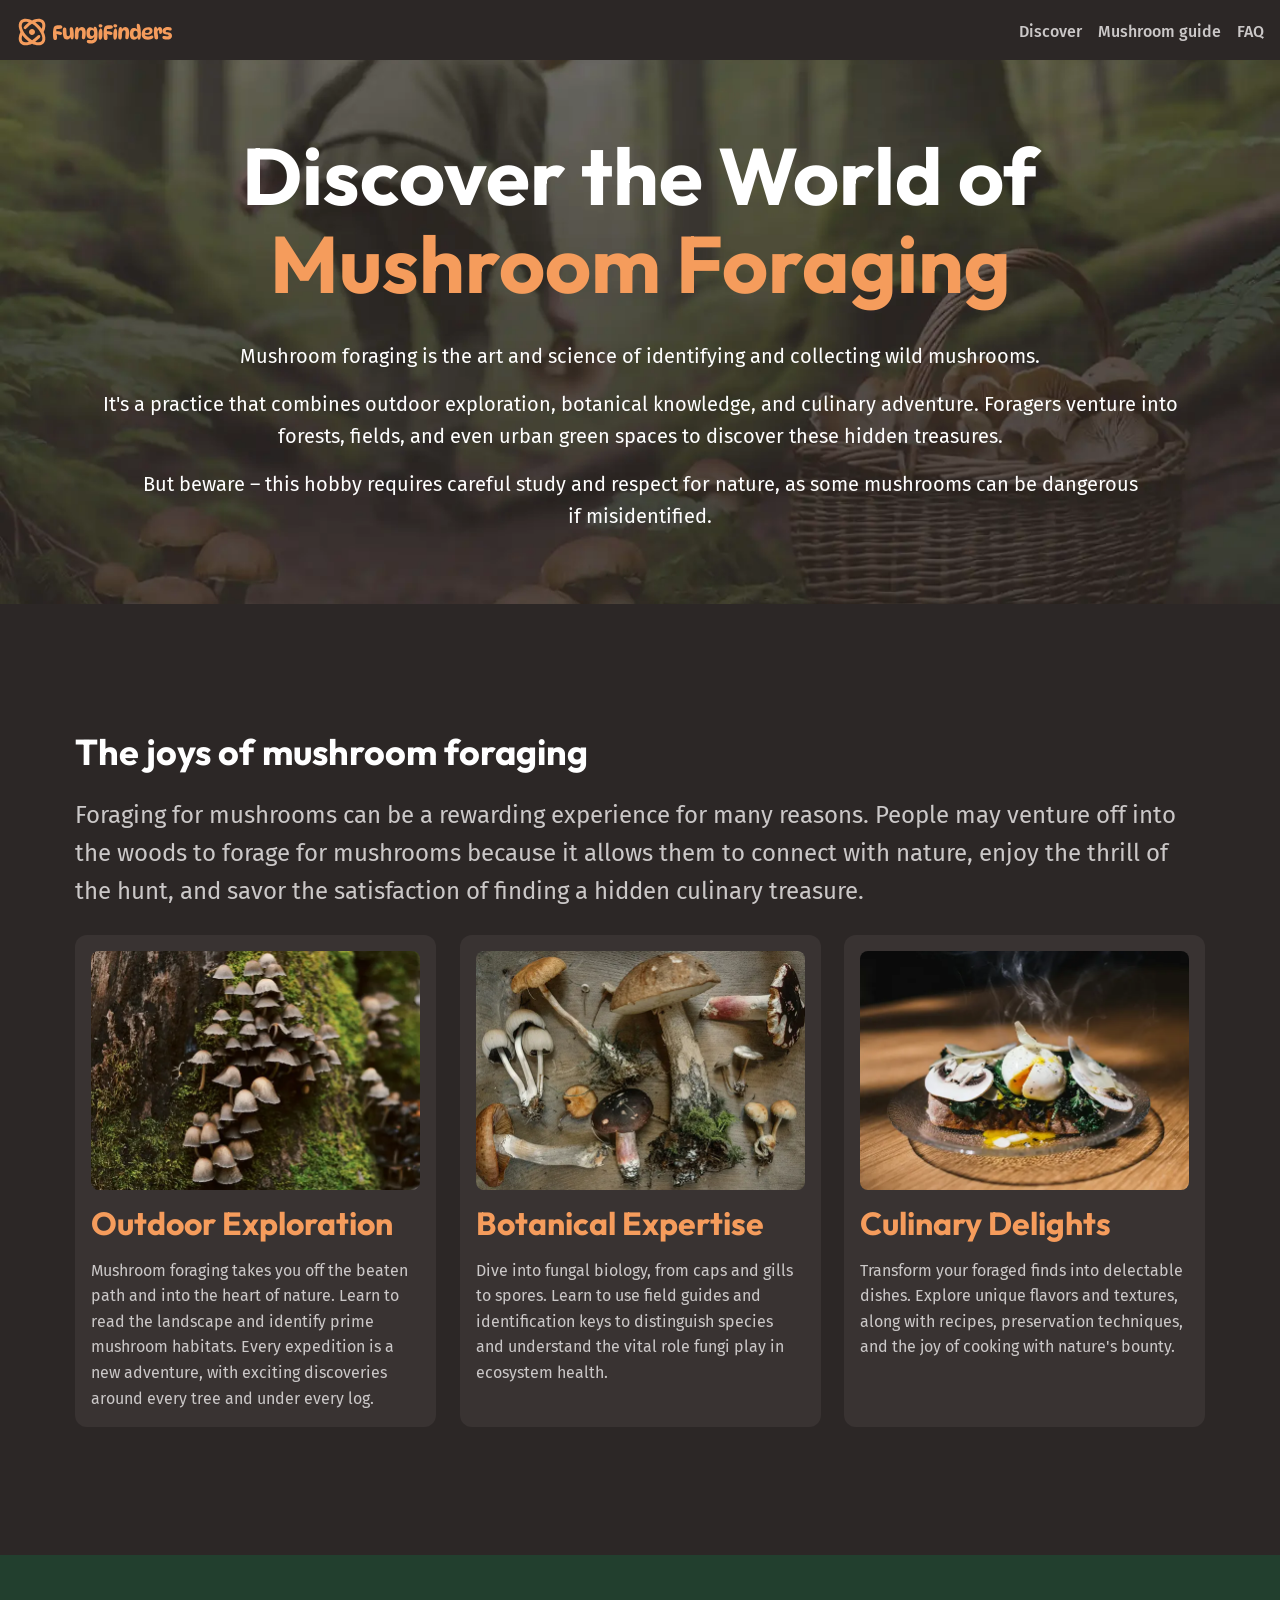
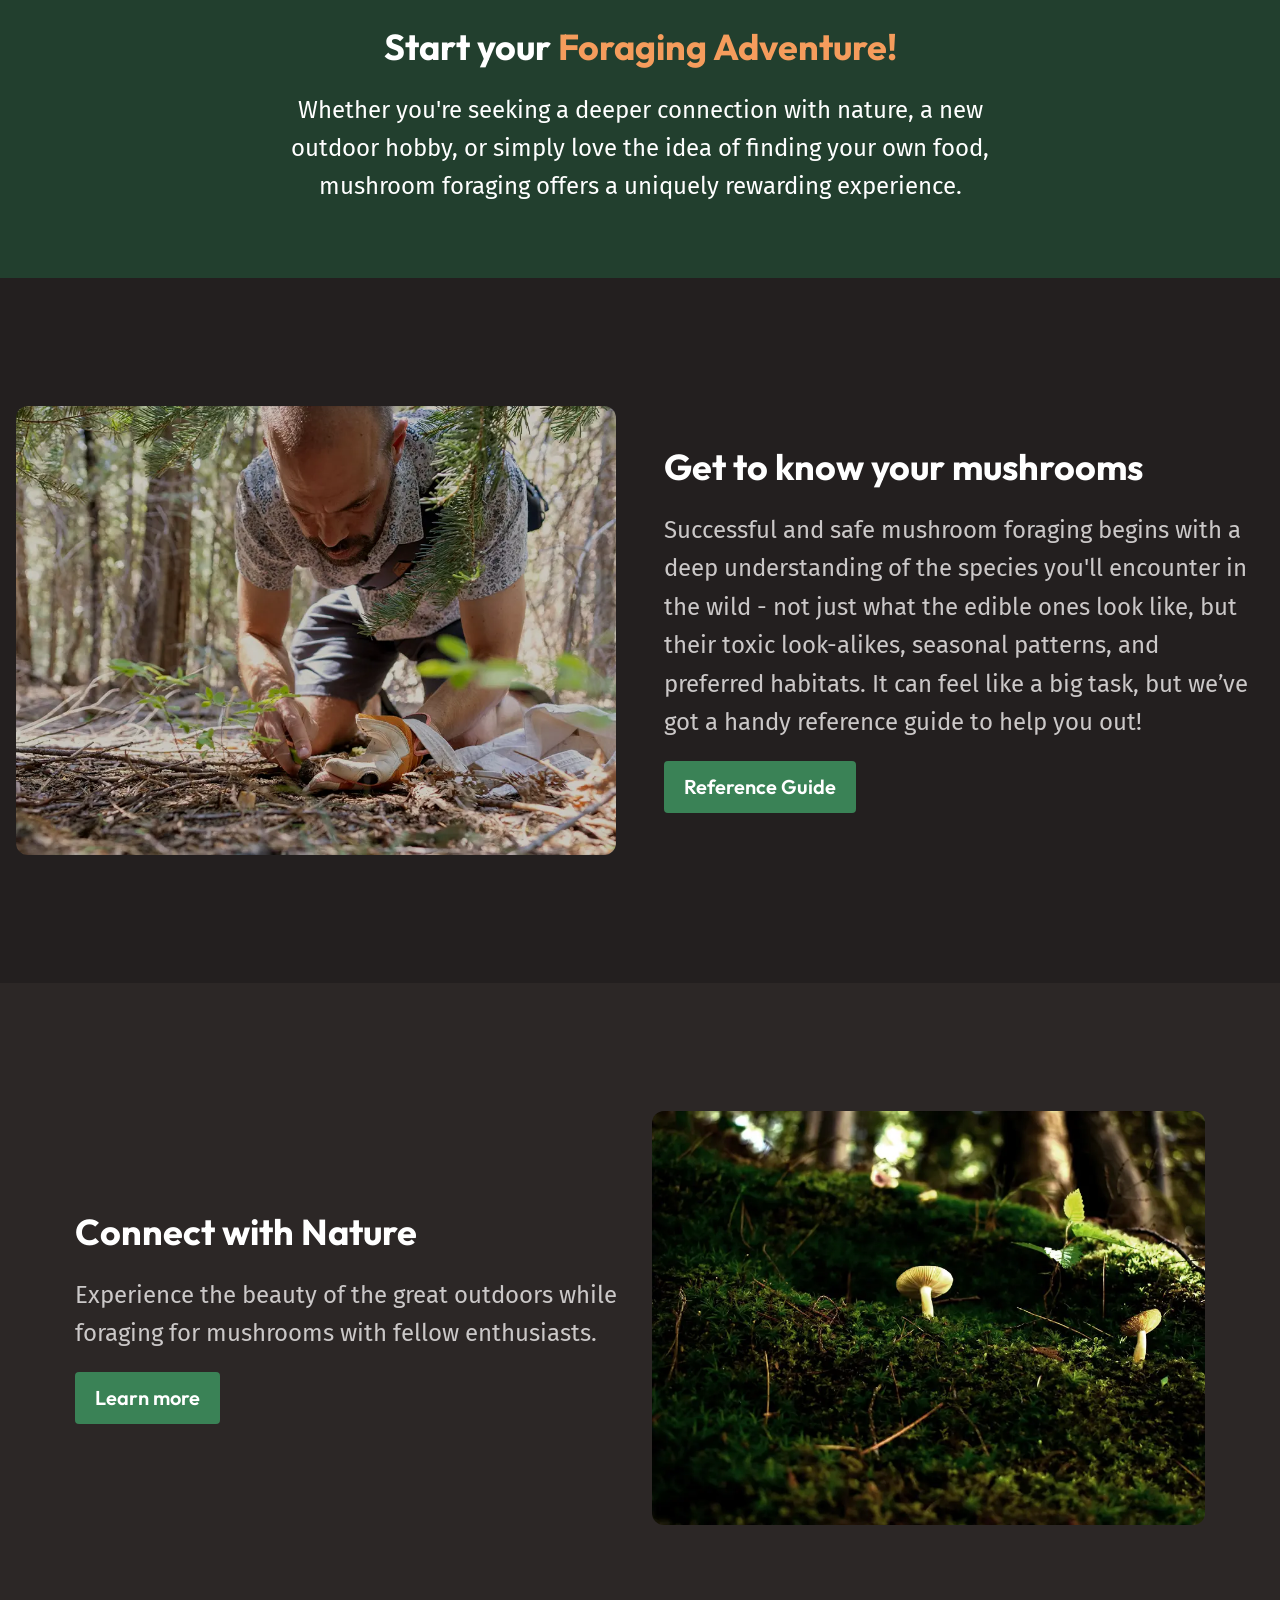
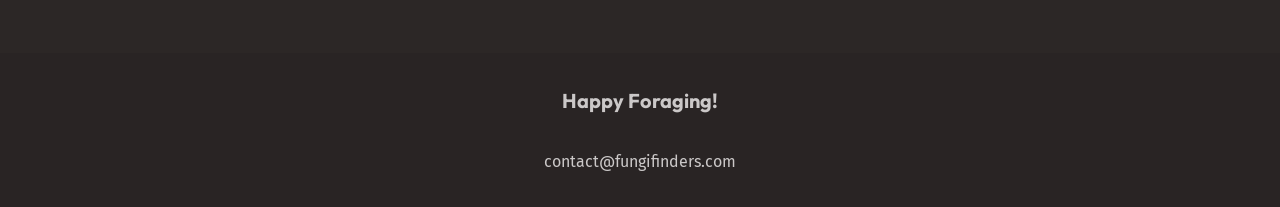
<file: index.html>
<!DOCTYPE html>
<html lang="en">

<head>
    <meta charset="UTF-8">
    <meta name="viewport" content="width=device-width, initial-scale=1.0">
    <link rel="stylesheet" href="style.css">

    <link rel="preconnect" href="https://fonts.googleapis.com">
    <link rel="preconnect" href="https://fonts.gstatic.com" crossorigin>
    <link
        href="https://fonts.googleapis.com/css2?family=Fira+Sans:ital,wght@0,100;0,200;0,300;0,400;0,500;0,600;0,700;0,800;0,900;1,100;1,200;1,300;1,400;1,500;1,600;1,700;1,800;1,900&family=Outfit:wght@100..900&display=swap"
        rel="stylesheet">

    <script src="./index.js" defer></script>
    <title>Myco Trail</title>
</head>

<body>
    <header class="primary-header wrapper wrapper--wide">
        <div class="logo-group"><img src="./assets/fungi-finders.svg" alt=""><span></span></div>
        <button class="primary-header__button" aria-expanded="false" aria-controls="site-navigation">
            <span class="visually-hidden">Menu</span>
            <img src="./assets/hamburger.svg" alt="">
        </button>
        <nav id="site-navigation" class="navigation">
            <ul  role="list" class="navigation__list">
                <li><a href="/index.html">Discover</a></li>
                <li><a href="/mushroon-guide.html">Mushroom guide</a></li>
                <li><a href="/mushroon-guide.html#faq">FAQ</a></li>
            </ul>
        </nav>
    </header>

    <main>
        <section class="section section--compact hero">
            <h1 class="hero__title">Discover the World of <br>
                <span class=".font-size-heading-xl text-brand">Mushroom Foraging</span>
            </h1>

            <div class="hero__text wrapper wrapper-narrow">
                <p>Mushroom foraging is the art and science of identifying and collecting wild mushrooms.</p>
                <p>It's a practice that combines outdoor exploration, botanical knowledge, and culinary adventure.
                    Foragers
                    venture into forests, fields, and even urban green spaces to discover these hidden treasures.</p>
                <p>But beware &ndash; this hobby requires careful study and respect for nature, as some mushrooms can be
                    dangerous
                    if misidentified.</p>
            </div>


        </section>

        <section class="section joys-section">
            <div class="wrapper flow">
                <h2>The joys of mushroom foraging</h2>

                <p>
                    Foraging for mushrooms can be a rewarding experience for many reasons. People may venture off into
                    the
                    woods
                    to forage for mushrooms because it allows them to connect with nature, enjoy the thrill of the hunt,
                    and
                    savor the satisfaction of finding a hidden culinary treasure.
                </p>

                <div role="list" class="equal-cols" data-layout="responsive" style="--min-col-size: 20rem">
                    <div class="card-container grid">
                        <article class="card">
                            <img src="./assets/outdoor-exploration.webp" alt="">
                            <div class="card__content">
                                <h3 class="card__title text-brand">Outdoor Exploration</h3>
                                <p class="joy__content">Mushroom foraging takes you off the beaten path and into the heart
                                    of
                                    nature. Learn to read the
                                    landscape and identify prime mushroom habitats. Every expedition is a new adventure,
                                    with
                                    exciting discoveries around every tree and under every log.</p>
                            </div>
                        </article>
                    </div>

                    <div class="card-container grid">
                        <article class="card" class="card">
                            <img src="./assets/botanical-expertise.webp" alt="">
                            <div class="card__content">
                                <h3 class="card__title text-brand">Botanical Expertise</h3>
                                <p class="joy__content">Dive into fungal biology, from caps and gills to spores. Learn to
                                    use
                                    field
                                    guides and
                                    identification keys to distinguish species and understand the vital role fungi play in
                                    ecosystem
                                    health.</p>
                            </div>
                        </article>
                    </div>

                    <div class="card-container grid">
                        <article class="card">
                            <img src="./assets/culinary-delight.webp" alt="">
                            <div class="card__content">
                                <h3 class="card__title text-brand">Culinary Delights</h3>
                                <p class="joy__content">Transform your foraged finds into delectable dishes. Explore unique
                                    flavors
                                    and textures, along
                                    with recipes, preservation techniques, and the joy of cooking with nature's bounty.</p>
                            </div>
                        </article>
                    </div>


                </div>
            </div>

        </section>

        <section class="banner | section section--compact bg-green-dark text-center">
            <div class="wrapper wrapper--narrow flow">
                <h2>Start your <span class="text-brand">Foraging Adventure!</span></h2>
                <p class="text-white">Whether you're seeking a deeper connection with nature, a new outdoor hobby, or
                    simply love the idea of
                    finding your own food, mushroom foraging offers a uniquely rewarding experience.</p>
            </div>
        </section>

        <section class="reference-guide-section | section bg-brown-dark">
            <div class="wrapper wrapper--wide equal-cols" data-gap="wide" data-vertical-alignment="center">
                <div class="refernce-guide__img">
                    <img src="./assets/get-to-know.webp" alt="" />
                </div>
                <div class="flow">
                    <h2>Get to know your mushrooms</h2>
                    <p>Successful and safe mushroom foraging begins with a deep understanding of the species you'll
                        encounter in the wild - not just what the edible ones look like, but their toxic look-alikes,
                        seasonal patterns, and preferred habitats.
                        It can feel like a big task, but we’ve got a handy reference guide to help you out!</p>
                    <a href="#" class="button" data-button-size="large">Reference Guide</a>
                </div>
            </div>
        </section>

        <section class="nature-section | section">
            <div class="wrapper wrapper-wide equal-cols" data-vertical-alignment="center">
                <div class="flow">
                    <h2>Connect with Nature</h2>
                    <p>Experience the beauty of the great outdoors while foraging for mushrooms with fellow enthusiasts.
                    </p>
                    <a class="button" data-button-size="large" href="#">Learn more <span class="visually-hidden">
                            about mushrooms with our helpful reference guide
                        </span></a>
                </div>
                <div class="nature__img"><img src="./assets/nature.webp" alt=""></div>
            </div>
        </section>
    </main>

    <footer class="primary-footer">
        <p class="primary-footer__title">Happy Foraging!</p>
        <a href="mailto:contact@fungifinders.com">contact@fungifinders.com</a>
    </footer>

</body>

</html>
</file>
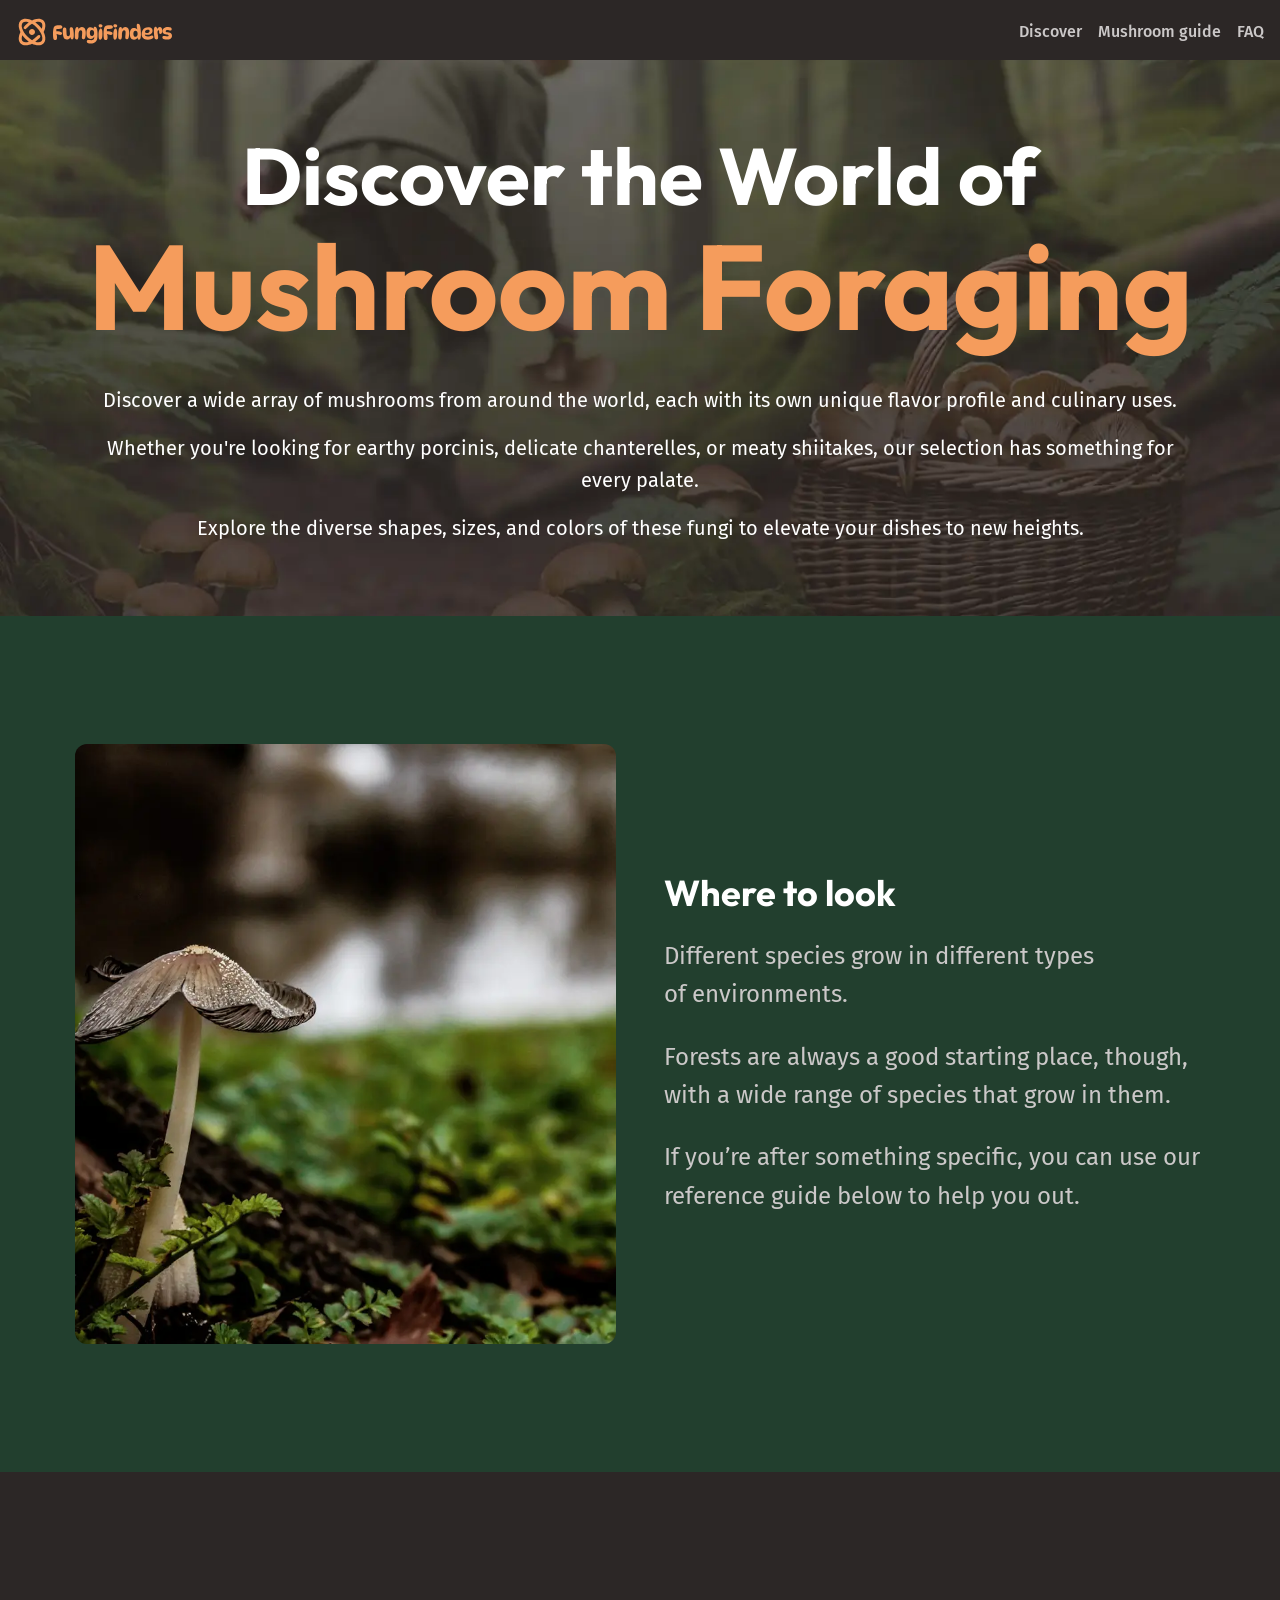
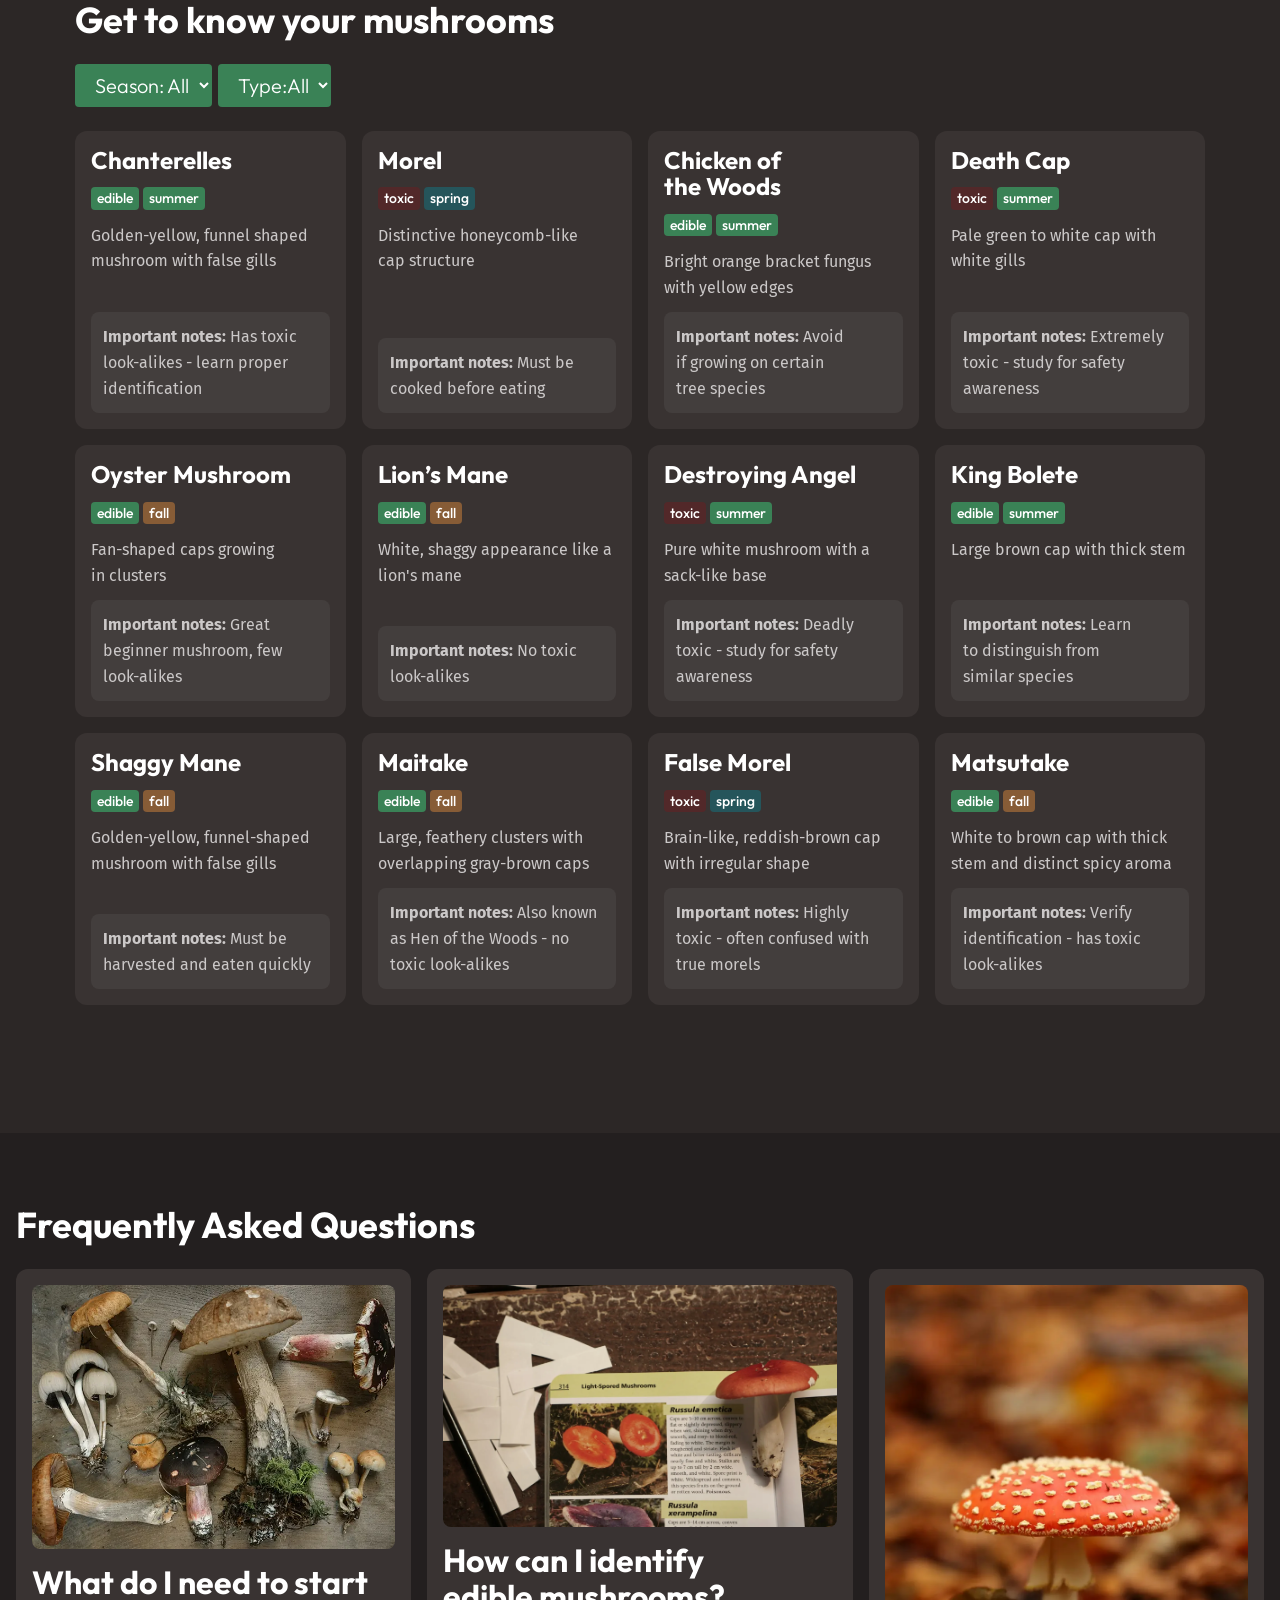
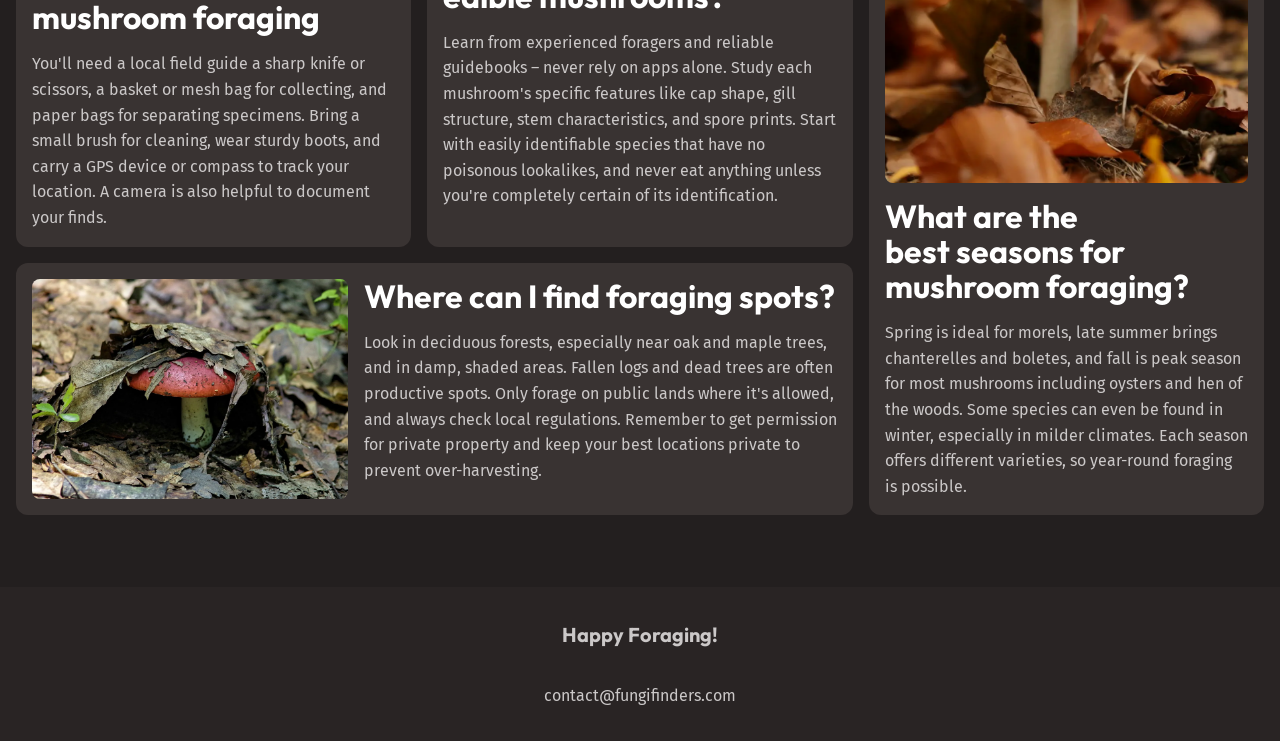
<file: mushroon-guide.html>
<!DOCTYPE html>
<html lang="en">

<head>
    <meta charset="UTF-8">
    <meta name="viewport" content="width=device-width, initial-scale=1.0">
    <link rel="stylesheet" href="style.css">

    <link rel="preconnect" href="https://fonts.googleapis.com">
    <link rel="preconnect" href="https://fonts.gstatic.com" crossorigin>
    <link
        href="https://fonts.googleapis.com/css2?family=Fira+Sans:ital,wght@0,100;0,200;0,300;0,400;0,500;0,600;0,700;0,800;0,900;1,100;1,200;1,300;1,400;1,500;1,600;1,700;1,800;1,900&family=Outfit:wght@100..900&display=swap"
        rel="stylesheet">

    <script src="./index.js" defer></script>
    <title>Myco Trail</title>
</head>

<body>
    <header class="primary-header wrapper wrapper--wide">
        <div class="logo-group"><img src="./assets/fungi-finders.svg" alt=""><span></span></div>
        <button class="primary-header__button" aria-expanded="false" aria-controls="site-navigation">
            <span class="visually-hidden">Menu</span>
            <img src="./assets/hamburger.svg" alt="">
        </button>
        <nav id="site-navigation" class="navigation">
            <ul role="list" class="navigation__list">
                <li><a href="/index.html">Discover</a></li>
                <li><a href="/mushroon-guide.html">Mushroom guide</a></li>
                <li><a href="/mushroon-guide.html#faq">FAQ</a></li>
            </ul>
        </nav>
    </header>

    <main>
        <section class="hero | section section--compact ">
            <h1 class="hero__title">Discover the World of <br>
                <span class="font-size-heading-xl text-brand">Mushroom Foraging</span>
            </h1>

            <div class="hero__text wrapper wrapper-narrow">
                <p>Discover a wide array of mushrooms from around the world, each with its own unique flavor profile and
                    culinary uses.</p>
                <p>Whether you're looking for earthy porcinis, delicate chanterelles, or meaty shiitakes, our selection
                    has something for every palate.</p>
                <p>Explore the diverse shapes, sizes, and colors of these fungi to elevate your dishes to new heights.
                </p>
            </div>


        </section>


        <section class="where-to-look-section | section bg-green-dark">
            <div class="wrapper equal-cols" data-gap="wide" data-vertical-alignment="center">
                <div>
                    <img src="./assets/where-to-look.webp" alt="" />
                </div>
                <div class="flow">
                    <h2>Where to look</h2>
                    <p>Different species grow in different types of environments.</p>
                    <p>Forests are always a good starting place, though, with a wide range of species that grow in them.
                    </p>
                    <p>If you’re after something specific, you can use our reference guide below to help you out.</p>
                </div>
            </div>
        </section>

        <section class="know-your-mushrooms-section | section">
            <div class="wrapper flow">
                <h2>Get to know your mushrooms</h2>
                <div>
                    <select class="select" name="season" id="season-filter">
                        <option value="all">Season: All</option>
                        <option value="spring">Spring</option>
                        <option value="summer">Summer</option>
                        <option value="fall">Fall</option>

                    </select>
                    <select class="select" name="type" id="edible-filter">
                        <option value="all">Type:All</option>
                        <option value="edible">edible</option>
                        <option value="toxic">toxic</option>


                    </select>
                </div>

                <!-- grid of cards -->
                <div class="grid-auto-fill">
                    <div class="card card--small">
                        <h3 class="card__title">Chanterelles</h3>
                        <ul role="list" aria-label="Mushroom characteristics">
                            <il class="tag" data-edible="true">edible</il>
                            <il class="tag" data-season="summer">summer</il>
                        </ul>
                        <p>Golden-yellow, funnel shaped mushroom with false gills</p>
                        <div class="card__important-note">
                            <p><strong>Important notes:</strong> Has toxic look-alikes - learn proper identification
                            </p>
                        </div>
                    </div>
                    <div class="card card--small">
                        <h3 class="card__title">Morel</h3>
                        <ul role="list" aria-label="Mushroom characteristics">
                            <li class="tag" data-edible="false">toxic</li>
                            <li class="tag" data-season="spring">spring</li>
                        </ul>
                        <p>Distinctive honeycomb-like cap structure</p>
                        <div class="card__important-note">
                            <p><strong>Important notes:</strong> Must be cooked before eating</p>
                        </div>
                    </div>

                    <div class="card card--small">
                        <h3 class="card__title">Chicken of the Woods</h3>
                        <ul role="list" aria-label="Mushroom characteristics">
                            <li class="tag" data-edible="true">edible</li>
                            <li class="tag" data-season="summer">summer</li>
                        </ul>
                        <p>Bright orange bracket fungus with yellow edges</p>
                        <div class="card__important-note">
                            <p><strong>Important notes:</strong> Avoid if growing on certain tree species</p>
                        </div>
                    </div>

                    <div class="card card--small">
                        <h3 class="card__title">Death Cap</h3>
                        <ul role="list" aria-label="Mushroom characteristics">
                            <li class="tag" data-edible="false">toxic</li>
                            <li class="tag" data-season="summer">summer</li>
                        </ul>
                        <p>Pale green to white cap with white gills</p>
                        <div class="card__important-note">
                            <p><strong>Important notes:</strong> Extremely toxic - study for safety awareness</p>
                        </div>
                    </div>

                    <div class="card card--small">
                        <h3 class="card__title">Oyster Mushroom</h3>
                        <ul role="list" aria-label="Mushroom characteristics">
                            <li class="tag" data-edible="true">edible</li>
                            <li class="tag" data-season="fall">fall</li>
                        </ul>
                        <p>Fan-shaped caps growing in clusters</p>
                        <div class="card__important-note">
                            <p><strong>Important notes:</strong> Great beginner mushroom, few look-alikes</p>
                        </div>
                    </div>

                    <div class="card card--small">
                        <h3 class="card__title">Lion’s Mane</h3>
                        <ul role="list" aria-label="Mushroom characteristics">
                            <li class="tag" data-edible="true">edible</li>
                            <li class="tag" data-season="fall">fall</li>
                        </ul>
                        <p>White, shaggy appearance like a lion's mane</p>
                        <div class="card__important-note">
                            <p><strong>Important notes:</strong> No toxic look-alikes</p>
                        </div>
                    </div>

                    <div class="card card--small">
                        <h3 class="card__title">Destroying Angel</h3>
                        <ul role="list" aria-label="Mushroom characteristics">
                            <li class="tag" data-edible="false">toxic</li>
                            <li class="tag" data-season="summer">summer</li>
                        </ul>
                        <p>Pure white mushroom with a sack-like base</p>
                        <div class="card__important-note">
                            <p><strong>Important notes:</strong> Deadly toxic - study for safety awareness</p>
                        </div>
                    </div>

                    <div class="card card--small">
                        <h3 class="card__title">King Bolete</h3>
                        <ul role="list" aria-label="Mushroom characteristics">
                            <li class="tag" data-edible="true">edible</li>
                            <li class="tag" data-season="summer">summer</li>
                        </ul>
                        <p>Large brown cap with thick stem</p>
                        <div class="card__important-note">
                            <p><strong>Important notes:</strong> Learn to distinguish from similar species</p>
                        </div>
                    </div>

                    <div class="card card--small">
                        <h3 class="card__title">Shaggy Mane</h3>
                        <ul role="list" aria-label="Mushroom characteristics">
                            <li class="tag" data-edible="true">edible</li>
                            <li class="tag" data-season="fall">fall</li>
                        </ul>
                        <p>Golden-yellow, funnel-shaped mushroom with false gills</p>
                        <div class="card__important-note">
                            <p><strong>Important notes:</strong> Must be harvested and eaten quickly</p>
                        </div>
                    </div>

                    <div class="card card--small">
                        <h3 class="card__title">Maitake</h3>
                        <ul role="list" aria-label="Mushroom characteristics">
                            <li class="tag" data-edible="true">edible</li>
                            <li class="tag" data-season="fall">fall</li>
                        </ul>
                        <p>Large, feathery clusters with overlapping gray-brown caps</p>
                        <div class="card__important-note">
                            <p><strong>Important notes:</strong> Also known as Hen of the Woods - no toxic look-alikes
                            </p>
                        </div>
                    </div>

                    <div class="card card--small">
                        <h3 class="card__title">False Morel</h3>
                        <ul role="list" aria-label="Mushroom characteristics">
                            <li class="tag" data-edible="false">toxic</li>
                            <li class="tag" data-season="spring">spring</li>
                        </ul>
                        <p>Brain-like, reddish-brown cap with irregular shape</p>
                        <div class="card__important-note">
                            <p><strong>Important notes:</strong> Highly toxic - often confused with true morels</p>
                        </div>
                    </div>

                    <div class="card card--small">
                        <h3 class="card__title">Matsutake</h3>
                        <ul role="list" aria-label="Mushroom characteristics">
                            <li class="tag" data-edible="true">edible</li>
                            <li class="tag" data-season="fall">fall</li>
                        </ul>
                        <p>White to brown cap with thick stem and distinct spicy aroma</p>
                        <div class="card__important-note">
                            <p><strong>Important notes:</strong> Verify identification - has toxic look-alikes</p>
                        </div>
                    </div>
                </div>
        </section>

        <section id="faq" class="faq-section | section section--compact bg-brown-dark">
            <div class="wrapper wrapper--wide">
                <div class="flow">
                    <h2>Frequently Asked Questions</h2>
                    <!-- bento grid -->

                    <div class="faq-section__bento-grid">
                        <div class="card">
                            <img src="./assets/botanical-expertise.webp" alt="">
                            <h3 class="card__title">What do I need to start mushroom foraging</h3>
                            <p>You'll need a local field guide
                                a sharp knife or scissors, a
                                basket or mesh bag for
                                collecting, and paper bags for
                                separating specimens. Bring a
                                small brush for cleaning, wear
                                sturdy boots, and carry a GPS
                                device or compass to track your
                                location. A camera is also
                                helpful to document your finds.</p>
                        </div>

                        <div class="card">
                            <img src="./assets/identify-mushrooms.webp" alt="">
                            <div class="card__content">
                                <h3 class="card__title">How can I identify edible mushrooms?</h3>
                                <p>Learn from experienced foragers and reliable guidebooks – never rely on apps
                                    alone. Study
                                    each mushroom's specific features like cap shape, gill structure, stem
                                    characteristics,
                                    and
                                    spore prints. Start with easily identifiable species that have no poisonous
                                    lookalikes,
                                    and
                                    never eat anything unless you're completely certain of its identification.</p>
                            </div>

                        </div>

                        <div class="card">
                            <img src="./assets/where-to-find.webp" alt="">
                            <div class="card__content">
                                <h3 class="card__title">Where can I find foraging spots?</h3>
                                <p>Look in deciduous forests, especially near oak and maple trees, and in damp,
                                    shaded
                                    areas. Fallen logs and dead trees are often productive spots. Only forage on
                                    public
                                    lands where it's allowed, and always check local regulations. Remember to get
                                    permission
                                    for private property and keep your best locations private to prevent
                                    over-harvesting.
                                </p>
                            </div>
                        </div>

                        <div class="card">
                            <img src="./assets/best-seasons.webp" alt="">
                            <h3 class="card__title">What are the best seasons for mushroom foraging?</h3>
                            <p>Spring is ideal for morels, late summer brings chanterelles and boletes, and fall is peak
                                season for most mushrooms including oysters and hen of the woods. Some species can even
                                be
                                found in winter, especially in milder climates. Each season offers different varieties,
                                so
                                year-round foraging is possible.</p>
                        </div>
                    </div>

                </div>
            </div>
        </section>

    </main>

    <footer class="primary-footer">
        <p class="primary-footer__title">Happy Foraging!</p>
        <a href="mailto:contact@fungifinders.com">contact@fungifinders.com</a>
    </footer>

</body>

</html>
</file>
<file: style.css>
@layer reset {
  * {
    margin: 0;
    padding: 0;
  }

  [role="list"] {
    list-style: none;
  }

  img,
  picture {
    max-inline-size: 100%;
    display: block;
  }

  input,
  button,
  textarea,
  select {
    font: inherit;
  }

  body {
    min-height: 100vh;
    line-height: 1.6;
  }

  h1,
  h2,
  h3,
  button,
  input,
  label {
    line-height: 1.1;
  }

  h1,
  h2,
  h3,
  h4,
  h5 {
    text-wrap: balance;
  }

  p {
    text-wrap: pretty;
  }
}

@layer base {
  :root {
    --clr-green-400: hsl(143, 19%, 49%);
    --clr-green-500: hsl(143, 38%, 37%);
    --clr-green-600: hsl(145, 29%, 19%);

    --clr-brown-500: hsl(10, 5%, 25%);
    --clr-brown-600: hsl(9, 7%, 21%);
    --clr-brown-700: hsl(10, 7%, 16%);
    --clr-brown-800: hsl(0, 6%, 15%);
    --clr-brown-900: hsl(0, 6%, 13%);

    --clr-burnt-orange-500: hsl(28, 43%, 37%);

    --clr-gray-100: hsl(0, 2%, 79%);
    --clr-white: hsl(0, 0%, 100%);

    --clr-brand-400: hsl(25, 88%, 75%);
    --clr-brand-500: hsl(25, 88%, 66%);

    --clr-red-500: hsl(359, 34%, 24%);
    --clr-teal-500: hsl(186, 42%, 25%);

    --ff-heading: "Outfit", sans-serif;
    --ff-body: "Fira Sans", sans-serif;

    --fs-300: 0.875rem;
    --fs-400: 1rem;
    --fs-500: 1.125rem;
    --fs-600: 1.25rem;
    --fs-700: 1.5rem;
    --fs-800: 2rem;
    --fs-900: 3.75rem;
    --fs-1000: 3.75rem;

    @media (width > 760px) {
      --fs-500: 1.25rem;
      --fs-600: 1.5rem;
      --fs-700: 2rem;
      --fs-800: 3rem;
      --fs-900: 5rem;
      --fs-1000: 7.5rem;
    }
  }

  :root {
    --color-background-extra-light: var(--clr-brown-500);
    --color-background-light: var(--clr-brown-600);
    --color-background-normal: var(--clr-brown-700);
    --color-background-dark: var(--clr-brown-800);
    --color-background-extra-dark: var(--clr-brown-900);

    --color-background-green-light: var(--clr-green-400);
    --color-background-green-normal: var(--clr-green-500);
    --color-background-green-dark: var(--clr-green-600);

    --color-tags-red: var(--clr-red-500);
    --color-tags-teal: var(--clr-teal-500);
    --color-tags-burnt-orange: var(--clr-burnt-orange-500);

    --color-text-white: var(--clr-white);
    --color-text-gray: var(--clr-gray-100);

    --color-text-brand-light: var(--clr-brand-400);
    --color-text-brand: var(--clr-brand-500);

    --font-size-heading-sm: var(--fs-700);
    --font-size-heading-regular: var(--fs-800);
    --font-size-heading-lg: var(--fs-900);
    --font-size-heading-xl: var(--fs-1000);

    --font-size-sm: var(--fs-300);
    --font-size-regular: var(--fs-400);
    --font-size-md: var(--fs-500);
    --font-size-lg: var(--fs-600);

    --border-radius-1: 0.25rem;
    --border-radius-2: 0.5rem;
    --border-radius-3: 0.75rem;
  }

  html{
    scroll-behavior: smooth;
  }

  body {
    font-family: var(--ff-body);
    font-size: var(--font-size-lg);
    color: var(--color-text-gray);
    background-color: var(--color-background-normal);
  }

  h1,
  h2,
  h3 {
    font-family: var(--ff-heading);
    color: var(--color-text-white);
  }

  h1 {
    font-size: var(--font-size-heading-lg);
    line-height: 1.1;
  }

  a {
    color: inherit;
    text-decoration: none;
    /* font: inherit; */
  }

  a:hover,
  a:focus-visible {
    color: var(--color-text-brand);
  }

  section {
    padding-block: 8rem;
  }

  img {
    border-radius: var(--border-radius-3);
    object-fit: cover;
    object-position: center;
  }

  button {
    cursor: pointer;
  }
}

@layer layout {
  .wrapper {
    max-width: 70.625rem;
    margin-inline: auto;
    padding-inline: 1rem;
  }

  .wrapper--narrow {
    max-width: 45rem;
  }

  .wrapper--wide {
    max-width: 83.125rem;
  }

  .section {
    padding-block: 3.75rem;

    @media (min-width: 760px) {
      padding-block: 8rem;
    }
  }

  .section--compact {
    @media (min-width: 760px) {
      padding-block: 4.5rem;
    }
  }

  .equal-cols {
    display: grid;
    align-items: var(--vertical-alignment, stretch);
    gap: var(--gap, 1.5rem);

    &[data-gap="wide"] {
      --gap: 3rem;
    }

    &[data-vertical-alignment="center"] {
      --vertical-alignment: center;
    }

    @media (width > 760px) {
      grid-auto-flow: column;
      grid-auto-columns: 1fr;
    }
  }

  .equal-cols[data-layout="responsive"] {
    display: flex;
    flex-wrap: wrap;
    > * {
      flex: 1 1 var(--min-col-size, 0);
    }
  }

  .grid-auto-fill {
    display: grid;
    gap: 1rem;

    grid-template-columns: repeat(auto-fill, minmax(min(270px, 100%), 1fr));
  }

  .full-height {
    height: 100%;
  }

  .flow > * + * {
    margin-block-start: 1em;
  }
}

@layer components {
  .primary-header {
    display: flex;
    justify-content: space-between;
    flex-wrap: wrap;
    row-gap: 0.75rem;
    padding-block-start: 1rem;
    padding-block-end: 0.75rem;
    align-items: center;
  }

  .primary-header__button {
    background-color: transparent;
    border: 0;
    z-index: 11;

    img {
      border-radius: 0;
    }

    @media (width > 760px) {
      display: none;
    }
  }

  .navigation {
    font-size: var(--fs-400);
    font-weight: 500;
  }

  .navigation__list {
    display: flex;
    gap: 1rem;
  }

  @media (width < 760px) {
    .navigation {
      display: none;
      font-weight: bold;
      color: var(--color-text-white);
      font-size: var(--fs-700);
      background-color: var(--color-background-green-normal);
      position: absolute;
      top: 0;
      right: 0;
      z-index: 10;
      border-bottom-left-radius: var(--border-radius-2);
      padding: 2rem;
    }

    .navigation__list {
      display: block;

      li:not(:first-child) {
        margin-block-start: 2rem;
        border-top: 2px solid var(--color-background-green-light);
        padding-top: 2rem;
      }
    }

    .primary-header__button[aria-expanded="true"] ~ .navigation {
      display: block;
    }
  }

  .hero {
    text-align: center;
    color: var(--color-text-white);
    background: url("./assets/hero.webp");
    background-size: cover;
    background-position: center;
  }

  .hero__title {
    margin-block-end: 2rem;
  }

  .hero__text {
    font-size: var(--font-size-md);
    display: grid;
    gap: 1rem;
  }

  .joys-section {
    ul {
      margin-block-start: 3rem;
    }
  }

  .reference-guide-section > :first-child {
    @media (760px < width < 1250px) {
      align-items: start;
    }
  }

  .nature-section > :first-child {
    @media (760px < width < 1024px) {
      align-items: start;
    }
  }

  .primary-footer {
    padding-block: 2rem;
    background-color: var(--color-background-dark);
    font-size: 1rem;
    display: grid;
    gap: 2rem;
    text-align: center;

    a:hover {
      color: var(--color-text-white);
    }
  }

  .primary-footer__title {
    font-family: var(--ff-heading);
    font-weight: bold;
    font-size: 1.25rem;
  }

  /* ------- GUIDE PAGE COMPONENTS ---------*/
  .faq-section__bento-grid {
    display: grid;
    gap: 1rem;

    .card {
      align-content: stretch ;
    }


    @media (width >= 600px) {
      & > :nth-child(1) {
        grid-area: card-1;
      }
      & > :nth-child(2) {
        grid-area: card-2;
      }
      & > :nth-child(3) {
        grid-area: card-3;
      }
      & > :nth-child(4) {
        grid-area: card-4;

        grid-template-rows: 1fr auto auto;
      }


      grid-template-areas:
        "card-1 card-4"
        "card-2 card-2"
        "card-3 card-3";

      & > :nth-child(3) {
        grid-template-columns: 2fr 3fr;
        img {
          grid-column: 1/2;
          grid-row: 1/ 3;
        }
      }
    }

    @media (600px < width < 1024px) {
      & > :nth-child(2) {
        grid-template-columns: 2fr 3fr;
        img {
          grid-column: 1/2;
          grid-row: 1/ 3;
        }
      }
    } 

    @media (width > 1024px) {
      grid-template-areas:
        "card-1 card-2 card-4"
        "card-3 card-3 card-4";
    }
  }

  /* --------- GENERAL INDIVIDUAL COMPONENTS --------- */

  .card {
    --card-gap: 1rem;
    padding: 1rem;
    background-color: var(--color-background-light);
    border-radius: var(--border-radius-3);
    font-size: var(--font-size-regular);
    align-content: start;
    display: grid;
    gap: var(--card-gap, 1rem);

    img {
      border-radius: var(--border-radius-2);
      align-self: stretch;
    }
  }

  .card[hidden] {
    display: none !important;
}

  .card--small {
    --card-title-font-size: var(--fs-600);
    --card-gap: 0.75rem;
    display: flex;
    flex-direction: column;

    .card__important-note {
      margin-top: auto;
    }
  }

  .card__content {
    display: grid;
    gap: var(--card-content-gap, var(--card-gap));
    align-content: start;
  }

  .card__important-note {
    padding: 0.75rem;
    border-radius: var(--border-radius-2);
    background-color: var(--color-background-extra-light);
  }

  .card-container {
    container-type: inline-size;
  }

  @container (min-width: 32rem) {
    .card {
      grid-template-columns: 2fr 3fr;

      img {
        grid-column: 1 / 2;
        grid-row: 1 / 3;
      }

      .card__content {
        --card-content-gap: calc(var(--card-gap) / 2);
      }
    }
  }

  .card__title {
    font-weight: bold;
    color: var(--color-text-white);
    font-size: var(--card-title-font-size, var(--font-size-heading-sm));
  }

  .button,
  .tag,
  .select {
    color: var(--color-text-white);
    background-color: var(--color-background-green-normal);
    border-radius: 4px;
    display: inline-block;
    font-family: var(--ff-heading);
  }

  .select {
    padding: 8px 6px 8px 16px;
    border: 0;
    font-size: var(--font-size-md);
    font-weight: 300;
    cursor: pointer;
  }

  .select:focus-visible {
    outline: none;
  }

  .button {
    font-size: 1rem;
    padding: 8px 16px;

    font-weight: 600;

    &[data-button-size="large"] {
      font-size: 1.25rem;
      padding: 10px 20px;
    }

    &[data-disabled="true"] {
      background-color: var(--color-background-green-light);
    }
  }

  .button:hover {
    background-color: var(--color-background-green-light);
  }

  .tag {
    font-weight: 500;
    padding-inline: 6px;
    font-size: 0.875rem;

    &[data-edible="false"] {
      background-color: var(--color-tags-red);
    }
    &[data-season="spring"] {
      background-color: var(--color-tags-teal);
    }
    &[data-season="fall"] {
      background-color: var(--color-tags-burnt-orange);
    }
  }
}

@layer utils {
  .padding-block-sm {
    padding-block: 4.5rem;
  }
  .padding-block-lg {
    padding-block: 8rem;
  }

  .grid {
    display: grid;
  }

  .visually-hidden {
    clip: rect(0 0 0 0);
    clip-path: inset(50%);
    height: 1px;
    overflow: hidden;
    position: absolute;
    white-space: nowrap;
    width: 1px;
  }

  .text-white {
    color: var(--color-text-white);
  }
  .text-brand {
    color: var(--color-text-brand);
  }

  .text-center {
    text-align: center;
  }

  .bg-green-dark {
    background-color: var(--color-background-green-dark);
  }

  .bg-brown-dark {
    background-color: var(--color-background-extra-dark);
  }

  .font-size-heading-xl {
    font-size: var(--font-size-heading-xl);
  }
}
</file>
